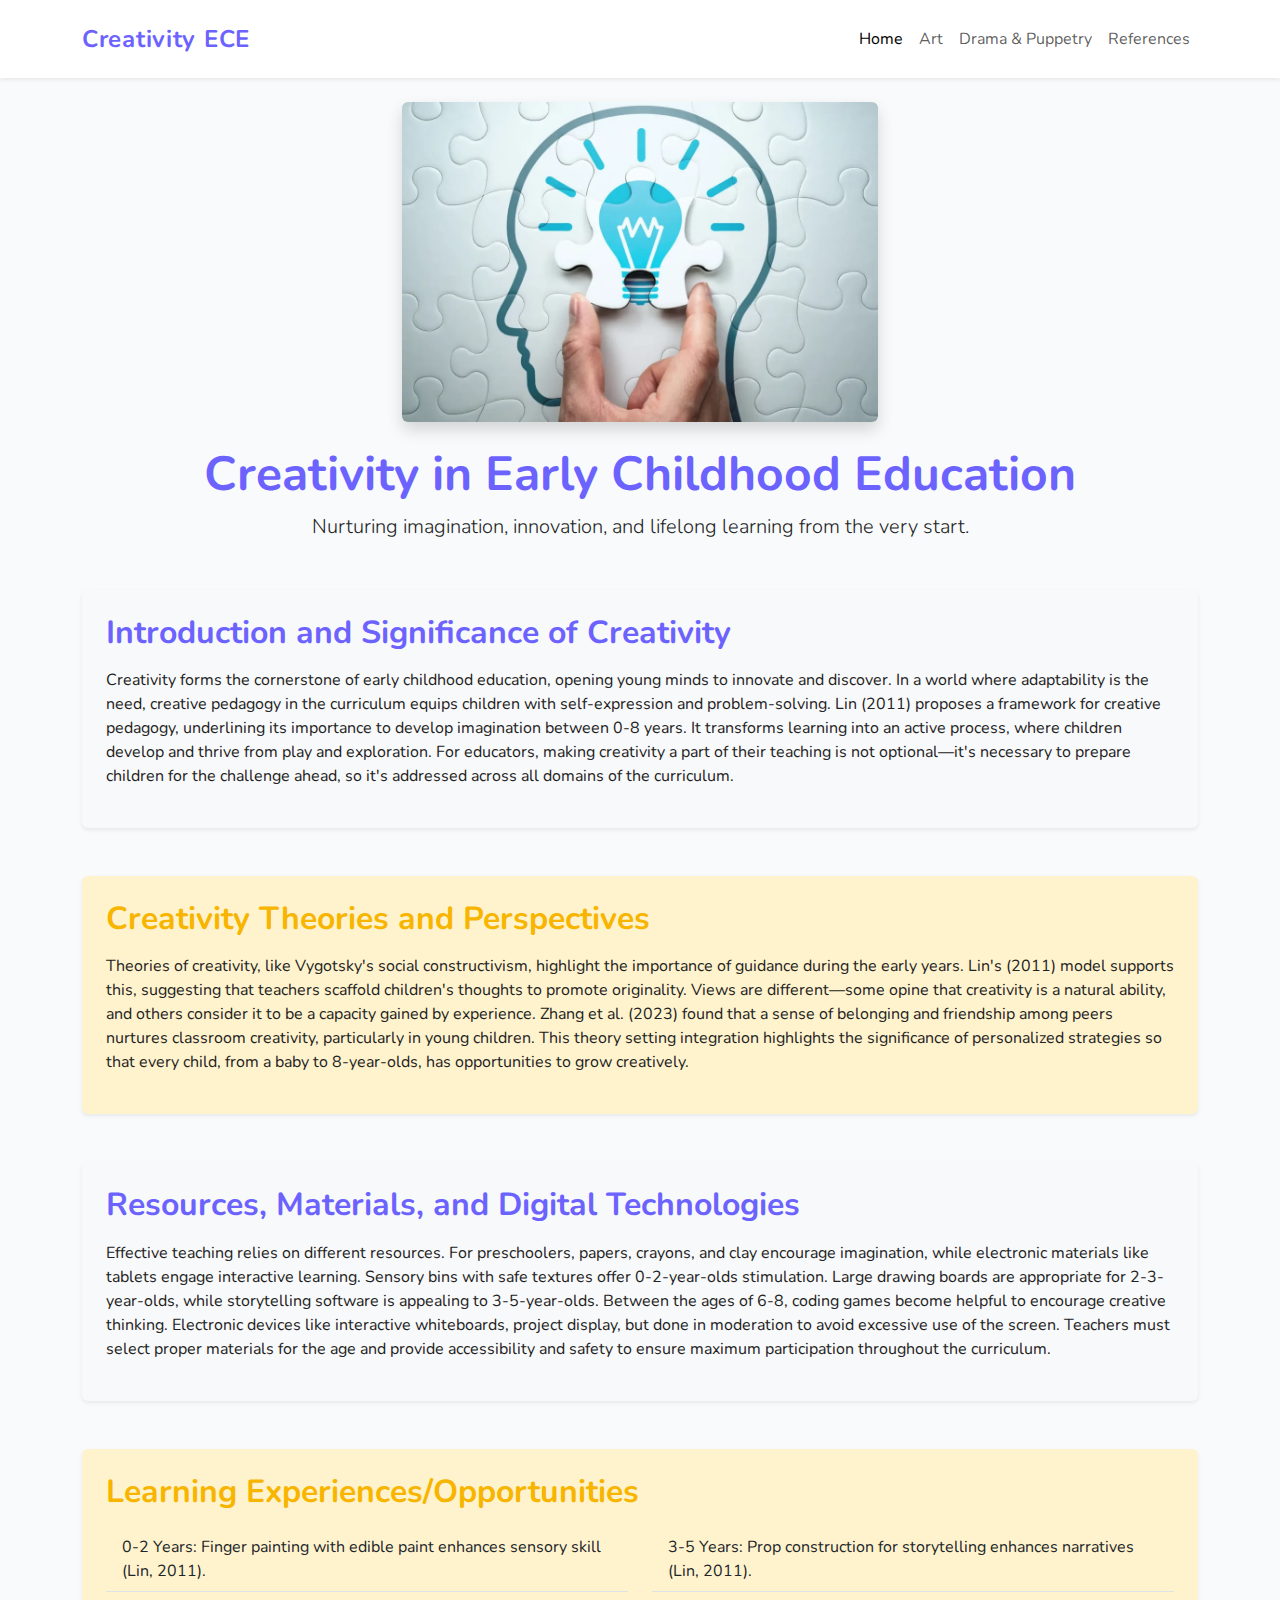
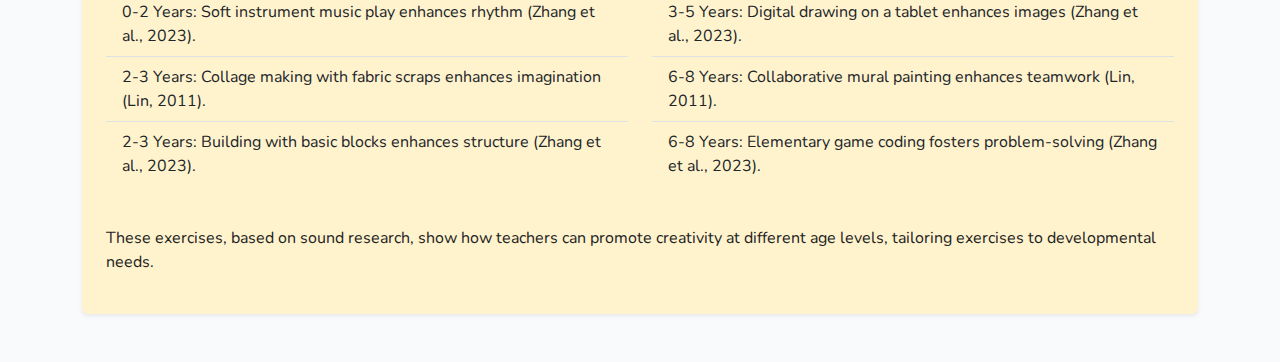
<file: index.html>
<!DOCTYPE html>
<html lang="en">
<head>
  <meta charset="UTF-8" />
  <meta name="viewport" content="width=device-width, initial-scale=1.0" />
  <title>Creativity ECE | Home</title>
  <link href="https://cdn.jsdelivr.net/npm/bootstrap@5.3.2/dist/css/bootstrap.min.css" rel="stylesheet">
  <link rel="stylesheet" href="css/styles.css" />
  <link rel="preconnect" href="https://fonts.googleapis.com">
  <link rel="preconnect" href="https://fonts.gstatic.com" crossorigin>
  <link href="https://fonts.googleapis.com/css2?family=Nunito:wght@400;700&display=swap" rel="stylesheet">
</head>
<body>
  <!-- Top Navbar -->
  <nav class="navbar navbar-expand-lg navbar-light bg-white shadow-sm py-3 mb-4">
    <div class="container">
      <a class="navbar-brand" href="#">Creativity ECE</a>
      <button class="navbar-toggler" type="button" data-bs-toggle="collapse" data-bs-target="#navbarNav" aria-controls="navbarNav" aria-expanded="false" aria-label="Toggle navigation">
        <span class="navbar-toggler-icon"></span>
      </button>
      <div class="collapse navbar-collapse" id="navbarNav">
        <ul class="navbar-nav ms-auto">
          <li class="nav-item"><a class="nav-link active" href="#">Home</a></li>
          <li class="nav-item"><a class="nav-link" href="curriculum/art.html">Art</a></li>
          <li class="nav-item"><a class="nav-link" href="curriculum/drama-and-puppetry.html">Drama & Puppetry</a></li>
          <li class="nav-item"><a class="nav-link" href="references.html">References</a></li>
        </ul>
      </div>
    </div>
  </nav>

  <!-- Hero Section -->
  <header class="container mb-5 text-center">
    <img src="img/curriculum_creativity.jpeg" alt="Creativity in ECE" class="img-fluid rounded shadow mb-4" style="max-height:320px; object-fit:cover;">
    <h1 class="display-5 fw-bold" style="color:#6c63ff;">Creativity in Early Childhood Education</h1>
    <p class="lead">Nurturing imagination, innovation, and lifelong learning from the very start.</p>
  </header>

  <!-- Main Content -->
  <main class="container mb-5">
    <section class="mb-5 p-4 rounded shadow-sm" style="background:#f8f9fa;">
      <h2 class="mb-3" style="color:#6c63ff; font-weight:700;">Introduction and Significance of Creativity</h2>
      <p>Creativity forms the cornerstone of early childhood education, opening young minds to innovate and discover. In a world where adaptability is the need, creative pedagogy in the curriculum equips children with self-expression and problem-solving. Lin (2011) proposes a framework for creative pedagogy, underlining its importance to develop imagination between 0-8 years. It transforms learning into an active process, where children develop and thrive from play and exploration. For educators, making creativity a part of their teaching is not optional—it's necessary to prepare children for the challenge ahead, so it's addressed across all domains of the curriculum.</p>
    </section>
    <section class="mb-5 p-4 rounded shadow-sm" style="background:#fff3cd;">
      <h2 class="mb-3" style="color:#f8b500; font-weight:700;">Creativity Theories and Perspectives</h2>
      <p>Theories of creativity, like Vygotsky's social constructivism, highlight the importance of guidance during the early years. Lin's (2011) model supports this, suggesting that teachers scaffold children's thoughts to promote originality. Views are different—some opine that creativity is a natural ability, and others consider it to be a capacity gained by experience. Zhang et al. (2023) found that a sense of belonging and friendship among peers nurtures classroom creativity, particularly in young children. This theory setting integration highlights the significance of personalized strategies so that every child, from a baby to 8-year-olds, has opportunities to grow creatively.</p>
    </section>
    <section class="mb-5 p-4 rounded shadow-sm" style="background:#f8f9fa;">
      <h2 class="mb-3" style="color:#6c63ff; font-weight:700;">Resources, Materials, and Digital Technologies</h2>
      <p>Effective teaching relies on different resources. For preschoolers, papers, crayons, and clay encourage imagination, while electronic materials like tablets engage interactive learning. Sensory bins with safe textures offer 0-2-year-olds stimulation. Large drawing boards are appropriate for 2-3-year-olds, while storytelling software is appealing to 3-5-year-olds. Between the ages of 6-8, coding games become helpful to encourage creative thinking. Electronic devices like interactive whiteboards, project display, but done in moderation to avoid excessive use of the screen. Teachers must select proper materials for the age and provide accessibility and safety to ensure maximum participation throughout the curriculum.</p>
    </section>
    <section class="mb-5 p-4 rounded shadow-sm" style="background:#fff3cd;">
      <h2 class="mb-3" style="color:#f8b500; font-weight:700;">Learning Experiences/Opportunities</h2>
      <div class="row">
        <div class="col-md-6">
          <ul class="list-group list-group-flush mb-4">
            <li class="list-group-item bg-transparent">0-2 Years: Finger painting with edible paint enhances sensory skill (Lin, 2011).</li>
            <li class="list-group-item bg-transparent">0-2 Years: Soft instrument music play enhances rhythm (Zhang et al., 2023).</li>
            <li class="list-group-item bg-transparent">2-3 Years: Collage making with fabric scraps enhances imagination (Lin, 2011).</li>
            <li class="list-group-item bg-transparent">2-3 Years: Building with basic blocks enhances structure (Zhang et al., 2023).</li>
          </ul>
        </div>
        <div class="col-md-6">
          <ul class="list-group list-group-flush mb-4">
            <li class="list-group-item bg-transparent">3-5 Years: Prop construction for storytelling enhances narratives (Lin, 2011).</li>
            <li class="list-group-item bg-transparent">3-5 Years: Digital drawing on a tablet enhances images (Zhang et al., 2023).</li>
            <li class="list-group-item bg-transparent">6-8 Years: Collaborative mural painting enhances teamwork (Lin, 2011).</li>
            <li class="list-group-item bg-transparent">6-8 Years: Elementary game coding fosters problem-solving (Zhang et al., 2023).</li>
          </ul>
        </div>
      </div>
      <p class="mt-3">These exercises, based on sound research, show how teachers can promote creativity at different age levels, tailoring exercises to developmental needs.</p>
    </section>
  </main>


  <script src="https://cdn.jsdelivr.net/npm/bootstrap@5.3.2/dist/js/bootstrap.bundle.min.js"></script>
</body>
</html>
</file>
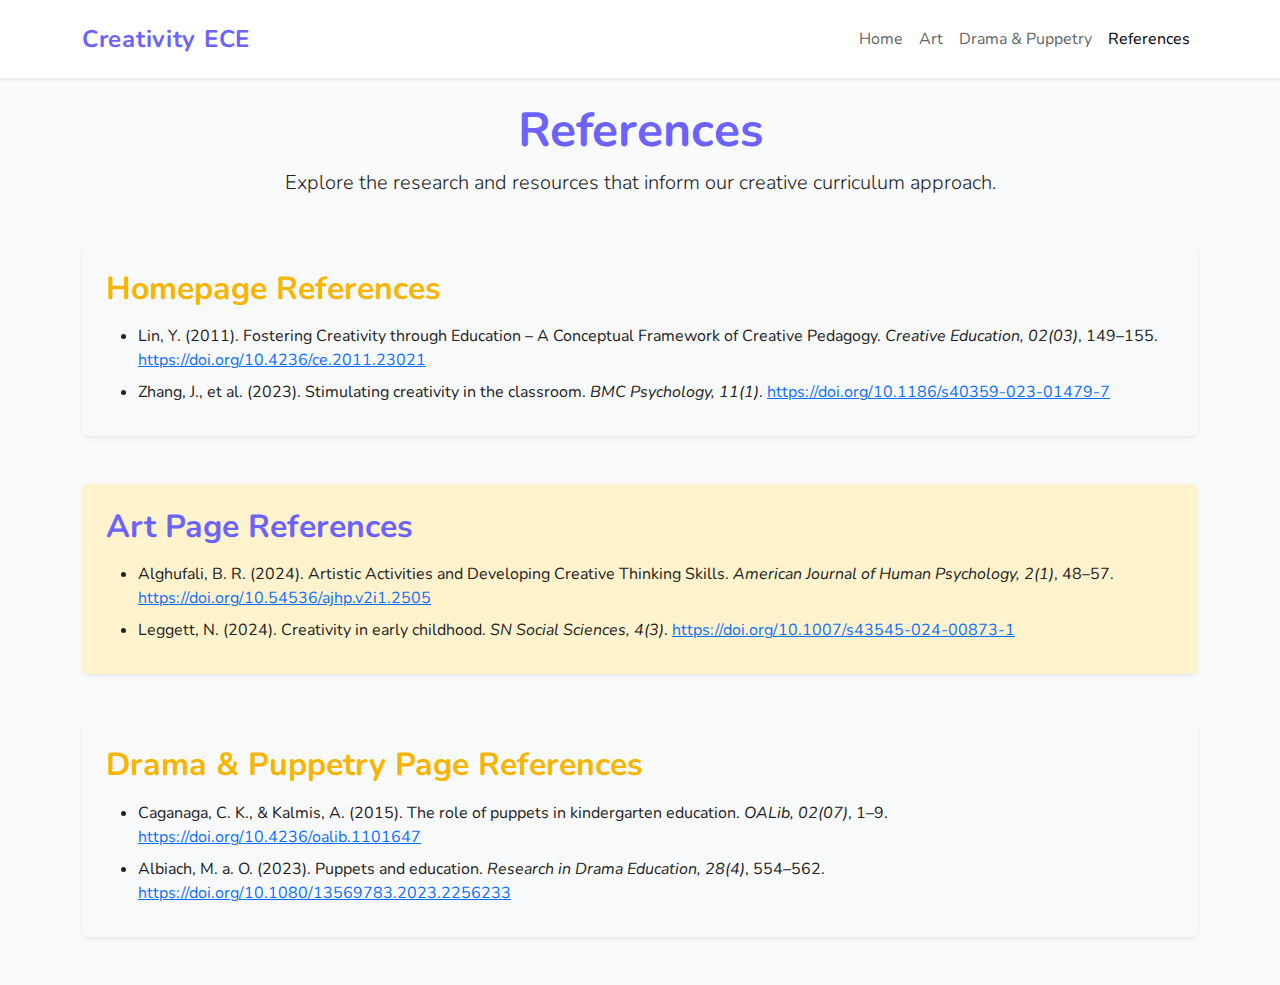
<file: references.html>
<!DOCTYPE html>
<html lang="en">
<head>
  <meta charset="UTF-8" />
  <meta name="viewport" content="width=device-width, initial-scale=1.0"/>
  <title>References | Creativity ECE</title>
  <link href="https://cdn.jsdelivr.net/npm/bootstrap@5.3.2/dist/css/bootstrap.min.css" rel="stylesheet">
  <link rel="stylesheet" href="css/styles.css" />
  <link rel="preconnect" href="https://fonts.googleapis.com">
  <link rel="preconnect" href="https://fonts.gstatic.com" crossorigin>
  <link href="https://fonts.googleapis.com/css2?family=Nunito:wght@400;700&display=swap" rel="stylesheet">
</head>
<body>
  <!-- Top Navbar -->
  <nav class="navbar navbar-expand-lg navbar-light bg-white shadow-sm py-3 mb-4">
    <div class="container">
      <a class="navbar-brand" href="index.html">Creativity ECE</a>
      <button class="navbar-toggler" type="button" data-bs-toggle="collapse" data-bs-target="#navbarNav" aria-controls="navbarNav" aria-expanded="false" aria-label="Toggle navigation">
        <span class="navbar-toggler-icon"></span>
      </button>
      <div class="collapse navbar-collapse" id="navbarNav">
        <ul class="navbar-nav ms-auto">
          <li class="nav-item"><a class="nav-link" href="index.html">Home</a></li>
          <li class="nav-item"><a class="nav-link" href="curriculum/art.html">Art</a></li>
          <li class="nav-item"><a class="nav-link" href="curriculum/drama-and-puppetry.html">Drama & Puppetry</a></li>
          <li class="nav-item"><a class="nav-link active" href="references.html">References</a></li>
        </ul>
      </div>
    </div>
  </nav>

  <!-- Main Content -->
  <main class="container mb-5">
    <header class="mb-5 text-center">
      <h1 class="display-5 fw-bold" style="color:#6c63ff;">References</h1>
      <p class="lead">Explore the research and resources that inform our creative curriculum approach.</p>
    </header>

    <section class="mb-5 p-4 rounded shadow-sm" style="background:#f8f9fa;">
      <h2 class="mb-3" style="color:#f8b500; font-weight:700;">Homepage References</h2>
      <ul class="mb-0">
        <li class="mb-2">Lin, Y. (2011). Fostering Creativity through Education – A Conceptual Framework of Creative Pedagogy. <em>Creative Education, 02(03)</em>, 149–155. <a href="https://doi.org/10.4236/ce.2011.23021" target="_blank">https://doi.org/10.4236/ce.2011.23021</a></li>
        <li class="mb-2">Zhang, J., et al. (2023). Stimulating creativity in the classroom. <em>BMC Psychology, 11(1)</em>. <a href="https://doi.org/10.1186/s40359-023-01479-7" target="_blank">https://doi.org/10.1186/s40359-023-01479-7</a></li>
      </ul>
    </section>

    <section class="mb-5 p-4 rounded shadow-sm" style="background:#fff3cd;">
      <h2 class="mb-3" style="color:#6c63ff; font-weight:700;">Art Page References</h2>
      <ul class="mb-0">
        <li class="mb-2">Alghufali, B. R. (2024). Artistic Activities and Developing Creative Thinking Skills. <em>American Journal of Human Psychology, 2(1)</em>, 48–57. <a href="https://doi.org/10.54536/ajhp.v2i1.2505" target="_blank">https://doi.org/10.54536/ajhp.v2i1.2505</a></li>
        <li class="mb-2">Leggett, N. (2024). Creativity in early childhood. <em>SN Social Sciences, 4(3)</em>. <a href="https://doi.org/10.1007/s43545-024-00873-1" target="_blank">https://doi.org/10.1007/s43545-024-00873-1</a></li>
      </ul>
    </section>

    <section class="mb-5 p-4 rounded shadow-sm" style="background:#f8f9fa;">
      <h2 class="mb-3" style="color:#f8b500; font-weight:700;">Drama & Puppetry Page References</h2>
      <ul class="mb-0">
        <li class="mb-2">Caganaga, C. K., & Kalmis, A. (2015). The role of puppets in kindergarten education. <em>OALib, 02(07)</em>, 1–9. <a href="https://doi.org/10.4236/oalib.1101647" target="_blank">https://doi.org/10.4236/oalib.1101647</a></li>
        <li class="mb-2">Albiach, M. a. O. (2023). Puppets and education. <em>Research in Drama Education, 28(4)</em>, 554–562. <a href="https://doi.org/10.1080/13569783.2023.2256233" target="_blank">https://doi.org/10.1080/13569783.2023.2256233</a></li>
      </ul>
    </section>
  </main>

  <script src="https://cdn.jsdelivr.net/npm/bootstrap@5.3.2/dist/js/bootstrap.bundle.min.js"></script>
</body>
</html>
</file>
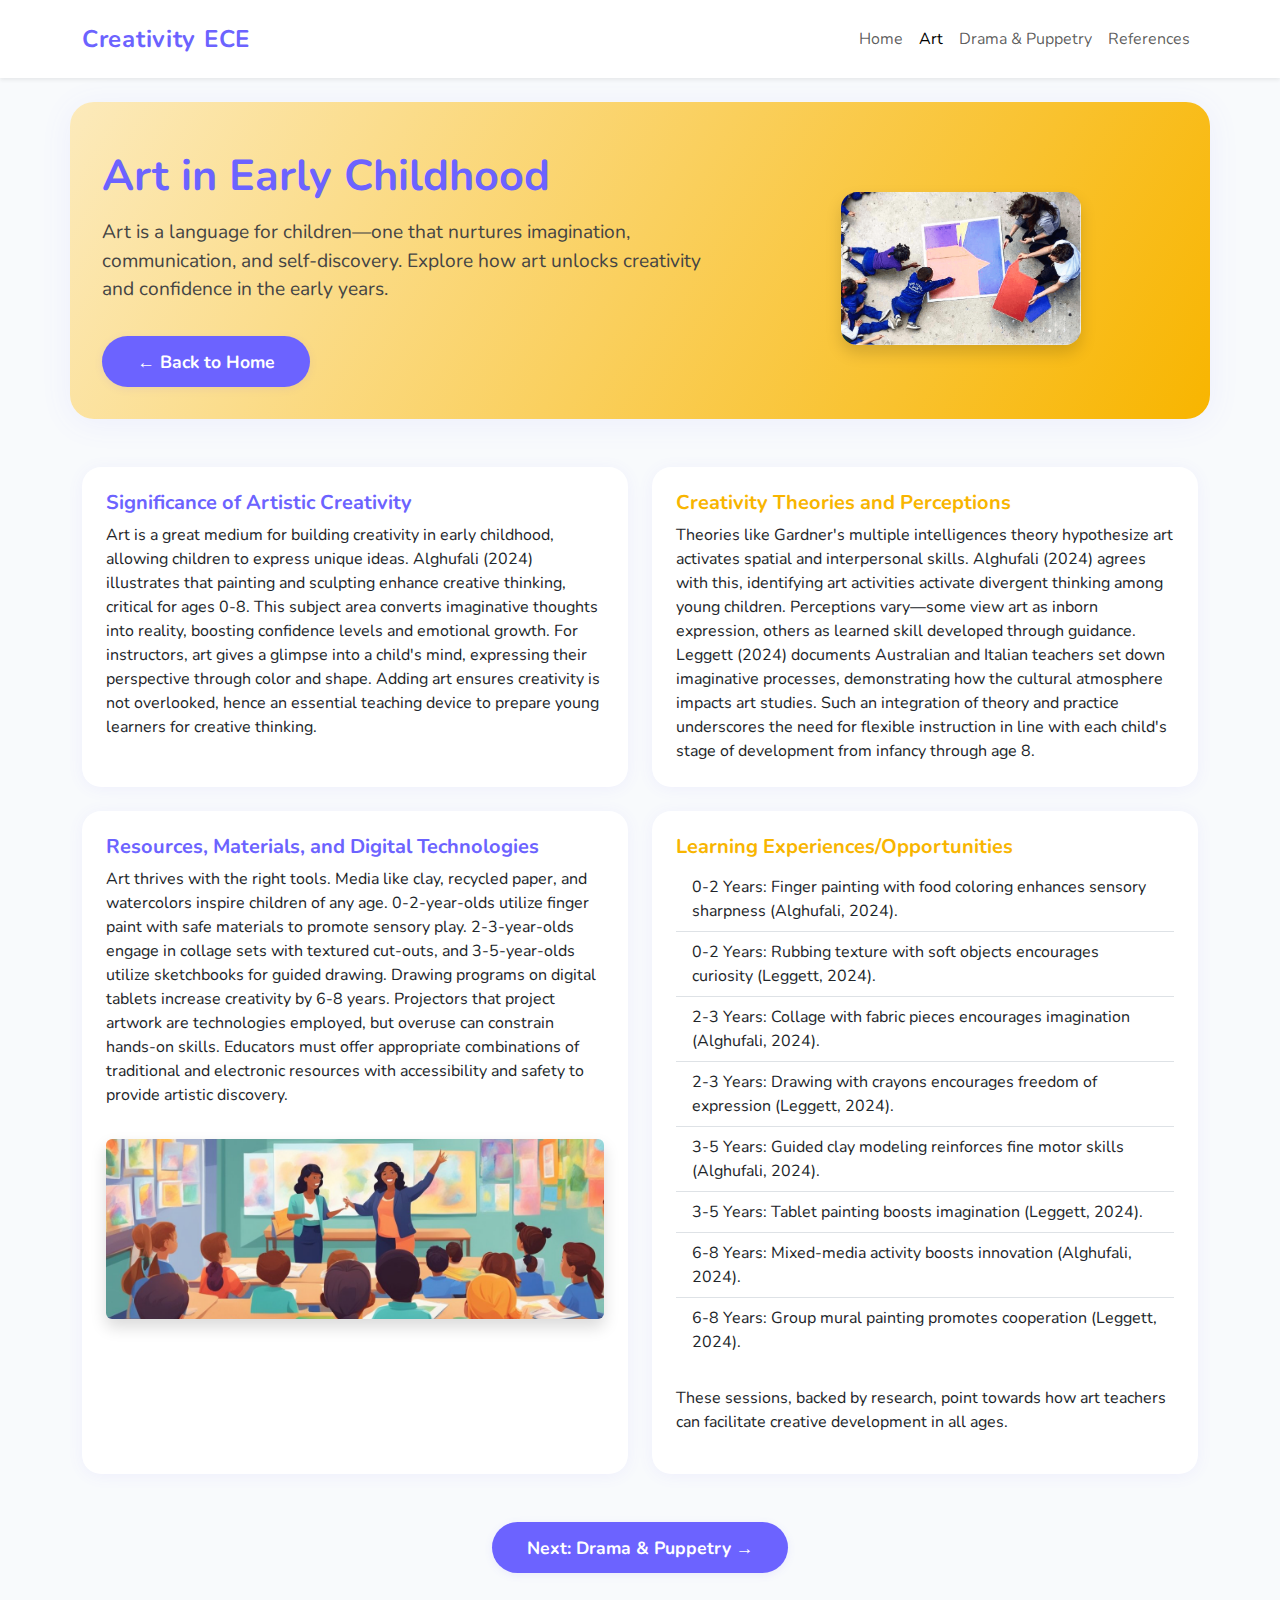
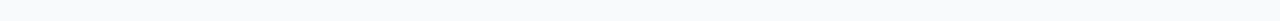
<file: curriculum/art.html>
<!DOCTYPE html>
<html lang="en">
<head>
  <meta charset="UTF-8" />
  <meta name="viewport" content="width=device-width, initial-scale=1.0"/>
  <title>Art Education & Creative Development | Creativity ECE</title>
  <link href="https://cdn.jsdelivr.net/npm/bootstrap@5.3.2/dist/css/bootstrap.min.css" rel="stylesheet">
  <link rel="stylesheet" href="../css/styles.css" />
  <link rel="preconnect" href="https://fonts.googleapis.com">
  <link rel="preconnect" href="https://fonts.gstatic.com" crossorigin>
  <link href="https://fonts.googleapis.com/css2?family=Nunito:wght@400;700&display=swap" rel="stylesheet">
</head>
<body>
  <!-- Top Navbar -->
  <nav class="navbar navbar-expand-lg navbar-light bg-white shadow-sm py-3 mb-4">
    <div class="container">
      <a class="navbar-brand" href="../index.html">Creativity ECE</a>
      <button class="navbar-toggler" type="button" data-bs-toggle="collapse" data-bs-target="#navbarNav" aria-controls="navbarNav" aria-expanded="false" aria-label="Toggle navigation">
        <span class="navbar-toggler-icon"></span>
      </button>
      <div class="collapse navbar-collapse" id="navbarNav">
        <ul class="navbar-nav ms-auto">
          <li class="nav-item"><a class="nav-link" href="../index.html">Home</a></li>
          <li class="nav-item"><a class="nav-link active" href="art.html">Art</a></li>
          <li class="nav-item"><a class="nav-link" href="drama-and-puppetry.html">Drama & Puppetry</a></li>
          <li class="nav-item"><a class="nav-link" href="../references.html">References</a></li>
        </ul>
      </div>
    </div>
  </nav>

  <!-- Hero Section -->
  <section class="hero-section container mb-5">
    <div class="row align-items-center">
      <div class="col-lg-7 text-lg-start text-center">
        <h1>Art in Early Childhood</h1>
        <p>Art is a language for children—one that nurtures imagination, communication, and self-discovery. Explore how art unlocks creativity and confidence in the early years.</p>
        <a href="../index.html" class="btn btn-main">&#8592; Back to Home</a>
      </div>
      <div class="col-lg-5 text-center mt-4 mt-lg-0">
        <img src="../img/art-hero.jpg" alt="Children painting together" class="img-fluid rounded-4 shadow" style="max-width:240px;">
      </div>
    </div>
  </section>

  <!-- Art Content Section -->
  <section class="container mb-5">
    <div class="row g-4">
      <div class="col-md-6">
        <div class="card p-4 h-100">
          <h5 class="card-title" style="color:#6c63ff; font-weight:700;">Significance of Artistic Creativity</h5>
          <p class="card-text">Art is a great medium for building creativity in early childhood, allowing children to express unique ideas. Alghufali (2024) illustrates that painting and sculpting enhance creative thinking, critical for ages 0-8. This subject area converts imaginative thoughts into reality, boosting confidence levels and emotional growth. For instructors, art gives a glimpse into a child's mind, expressing their perspective through color and shape. Adding art ensures creativity is not overlooked, hence an essential teaching device to prepare young learners for creative thinking.</p>
        </div>
      </div>
      <div class="col-md-6">
        <div class="card p-4 h-100">
          <h5 class="card-title" style="color:#f8b500; font-weight:700;">Creativity Theories and Perceptions</h5>
          <p class="card-text">Theories like Gardner's multiple intelligences theory hypothesize art activates spatial and interpersonal skills. Alghufali (2024) agrees with this, identifying art activities activate divergent thinking among young children. Perceptions vary—some view art as inborn expression, others as learned skill developed through guidance. Leggett (2024) documents Australian and Italian teachers set down imaginative processes, demonstrating how the cultural atmosphere impacts art studies. Such an integration of theory and practice underscores the need for flexible instruction in line with each child's stage of development from infancy through age 8.</p>
        </div>
      </div>
      <div class="col-md-6">
        <div class="card p-4 h-100">
          <h5 class="card-title" style="color:#6c63ff; font-weight:700;">Resources, Materials, and Digital Technologies</h5>
          <p class="card-text">Art thrives with the right tools. Media like clay, recycled paper, and watercolors inspire children of any age. 0-2-year-olds utilize finger paint with safe materials to promote sensory play. 2-3-year-olds engage in collage sets with textured cut-outs, and 3-5-year-olds utilize sketchbooks for guided drawing. Drawing programs on digital tablets increase creativity by 6-8 years. Projectors that project artwork are technologies employed, but overuse can constrain hands-on skills. Educators must offer appropriate combinations of traditional and electronic resources with accessibility and safety to provide artistic discovery.</p>
          <img src="../img/art-materials.jpg" alt="Art materials for children" class="img-fluid rounded shadow mt-3" style="max-height:180px; object-fit:cover; width:100%;"/>
        </div>
      </div>
      <div class="col-md-6">
        <div class="card p-4 h-100">
          <h5 class="card-title" style="color:#f8b500; font-weight:700;">Learning Experiences/Opportunities</h5>
          <ul class="list-group list-group-flush mb-3">
            <li class="list-group-item bg-transparent">0-2 Years: Finger painting with food coloring enhances sensory sharpness (Alghufali, 2024).</li>
            <li class="list-group-item bg-transparent">0-2 Years: Rubbing texture with soft objects encourages curiosity (Leggett, 2024).</li>
            <li class="list-group-item bg-transparent">2-3 Years: Collage with fabric pieces encourages imagination (Alghufali, 2024).</li>
            <li class="list-group-item bg-transparent">2-3 Years: Drawing with crayons encourages freedom of expression (Leggett, 2024).</li>
            <li class="list-group-item bg-transparent">3-5 Years: Guided clay modeling reinforces fine motor skills (Alghufali, 2024).</li>
            <li class="list-group-item bg-transparent">3-5 Years: Tablet painting boosts imagination (Leggett, 2024).</li>
            <li class="list-group-item bg-transparent">6-8 Years: Mixed-media activity boosts innovation (Alghufali, 2024).</li>
            <li class="list-group-item bg-transparent">6-8 Years: Group mural painting promotes cooperation (Leggett, 2024).</li>
          </ul>
          <p class="mt-2">These sessions, backed by research, point towards how art teachers can facilitate creative development in all ages.</p>
        </div>
      </div>
    </div>
    <div class="text-center mt-5">
      <a href="drama-and-puppetry.html" class="btn btn-main">Next: Drama & Puppetry &rarr;</a>
    </div>
  </section>

  <script src="https://cdn.jsdelivr.net/npm/bootstrap@5.3.2/dist/js/bootstrap.bundle.min.js"></script>
</body>
</html>
</file>
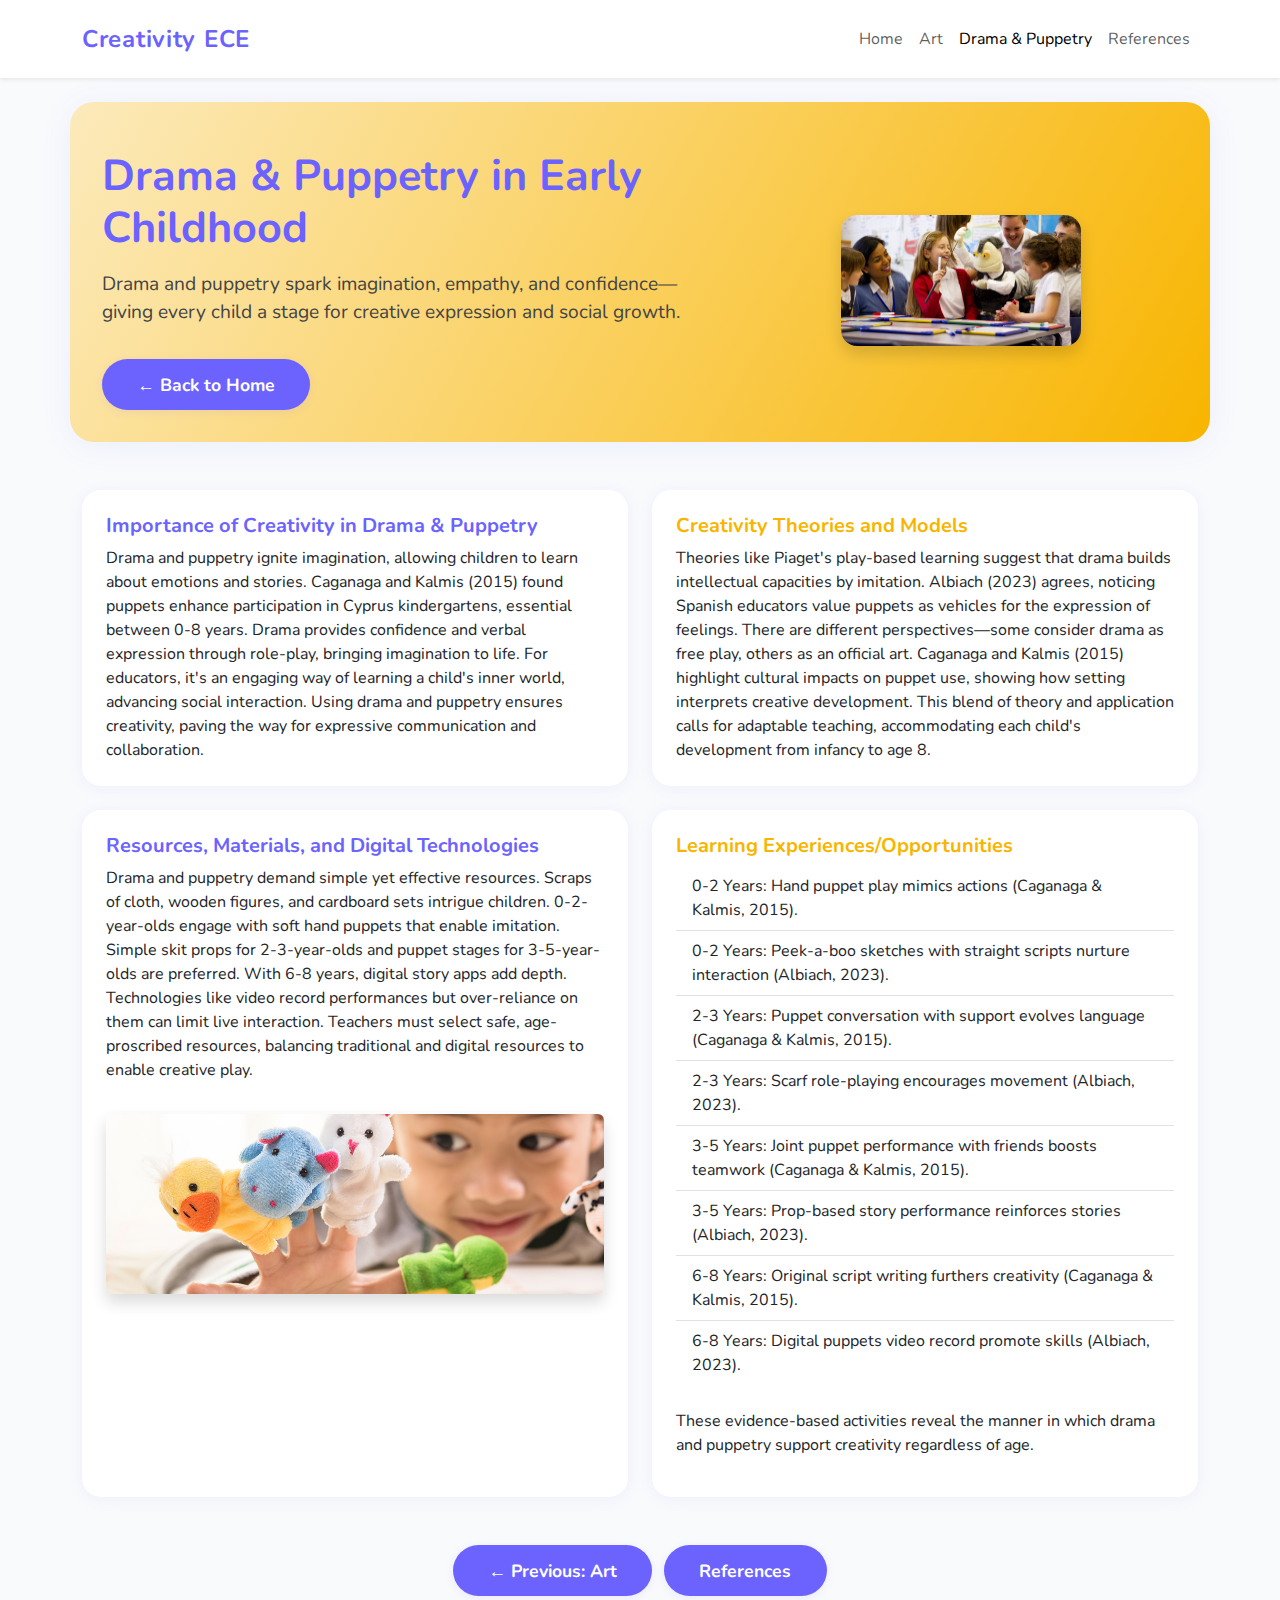
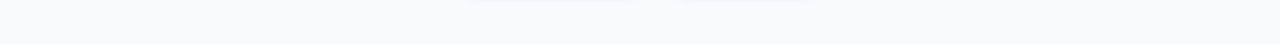
<file: curriculum/drama-and-puppetry.html>
<!DOCTYPE html>
<html lang="en">
<head>
  <meta charset="UTF-8" />
  <meta name="viewport" content="width=device-width, initial-scale=1.0"/>
  <title>Drama & Puppetry | Creativity ECE</title>
  <link href="https://cdn.jsdelivr.net/npm/bootstrap@5.3.2/dist/css/bootstrap.min.css" rel="stylesheet">
  <link rel="stylesheet" href="../css/styles.css" />
  <link rel="preconnect" href="https://fonts.googleapis.com">
  <link rel="preconnect" href="https://fonts.gstatic.com" crossorigin>
  <link href="https://fonts.googleapis.com/css2?family=Nunito:wght@400;700&display=swap" rel="stylesheet">
</head>
<body>
  <!-- Top Navbar -->
  <nav class="navbar navbar-expand-lg navbar-light bg-white shadow-sm py-3 mb-4">
    <div class="container">
      <a class="navbar-brand" href="../index.html">Creativity ECE</a>
      <button class="navbar-toggler" type="button" data-bs-toggle="collapse" data-bs-target="#navbarNav" aria-controls="navbarNav" aria-expanded="false" aria-label="Toggle navigation">
        <span class="navbar-toggler-icon"></span>
      </button>
      <div class="collapse navbar-collapse" id="navbarNav">
        <ul class="navbar-nav ms-auto">
          <li class="nav-item"><a class="nav-link" href="../index.html">Home</a></li>
          <li class="nav-item"><a class="nav-link" href="art.html">Art</a></li>
          <li class="nav-item"><a class="nav-link active" href="drama-and-puppetry.html">Drama & Puppetry</a></li>
          <li class="nav-item"><a class="nav-link" href="../references.html">References</a></li>
        </ul>
      </div>
    </div>
  </nav>

  <!-- Hero Section -->
  <section class="hero-section container mb-5">
    <div class="row align-items-center">
      <div class="col-lg-7 text-lg-start text-center">
        <h1>Drama & Puppetry in Early Childhood</h1>
        <p>Drama and puppetry spark imagination, empathy, and confidence—giving every child a stage for creative expression and social growth.</p>
        <a href="../index.html" class="btn btn-main">&#8592; Back to Home</a>
      </div>
      <div class="col-lg-5 text-center mt-4 mt-lg-0">
        <img src="../img/drama-hero.jpg" alt="Children with puppets" class="img-fluid rounded-4 shadow" style="max-width:240px;">
      </div>
    </div>
  </section>

  <!-- Drama & Puppetry Content Section -->
  <section class="container mb-5">
    <div class="row g-4">
      <div class="col-md-6">
        <div class="card p-4 h-100">
          <h5 class="card-title" style="color:#6c63ff; font-weight:700;">Importance of Creativity in Drama & Puppetry</h5>
          <p class="card-text">Drama and puppetry ignite imagination, allowing children to learn about emotions and stories. Caganaga and Kalmis (2015) found puppets enhance participation in Cyprus kindergartens, essential between 0-8 years. Drama provides confidence and verbal expression through role-play, bringing imagination to life. For educators, it's an engaging way of learning a child's inner world, advancing social interaction. Using drama and puppetry ensures creativity, paving the way for expressive communication and collaboration.</p>
        </div>
      </div>
      <div class="col-md-6">
        <div class="card p-4 h-100">
          <h5 class="card-title" style="color:#f8b500; font-weight:700;">Creativity Theories and Models</h5>
          <p class="card-text">Theories like Piaget's play-based learning suggest that drama builds intellectual capacities by imitation. Albiach (2023) agrees, noticing Spanish educators value puppets as vehicles for the expression of feelings. There are different perspectives—some consider drama as free play, others as an official art. Caganaga and Kalmis (2015) highlight cultural impacts on puppet use, showing how setting interprets creative development. This blend of theory and application calls for adaptable teaching, accommodating each child's development from infancy to age 8.</p>
        </div>
      </div>
      <div class="col-md-6">
        <div class="card p-4 h-100">
          <h5 class="card-title" style="color:#6c63ff; font-weight:700;">Resources, Materials, and Digital Technologies</h5>
          <p class="card-text">Drama and puppetry demand simple yet effective resources. Scraps of cloth, wooden figures, and cardboard sets intrigue children. 0-2-year-olds engage with soft hand puppets that enable imitation. Simple skit props for 2-3-year-olds and puppet stages for 3-5-year-olds are preferred. With 6-8 years, digital story apps add depth. Technologies like video record performances but over-reliance on them can limit live interaction. Teachers must select safe, age-proscribed resources, balancing traditional and digital resources to enable creative play.</p>
          <img src="../img/drama-materials.jpg" alt="Drama and puppetry materials" class="img-fluid rounded shadow mt-3" style="max-height:180px; object-fit:cover; width:100%;"/>
        </div>
      </div>
      <div class="col-md-6">
        <div class="card p-4 h-100">
          <h5 class="card-title" style="color:#f8b500; font-weight:700;">Learning Experiences/Opportunities</h5>
          <ul class="list-group list-group-flush mb-3">
            <li class="list-group-item bg-transparent">0-2 Years: Hand puppet play mimics actions (Caganaga & Kalmis, 2015).</li>
            <li class="list-group-item bg-transparent">0-2 Years: Peek-a-boo sketches with straight scripts nurture interaction (Albiach, 2023).</li>
            <li class="list-group-item bg-transparent">2-3 Years: Puppet conversation with support evolves language (Caganaga & Kalmis, 2015).</li>
            <li class="list-group-item bg-transparent">2-3 Years: Scarf role-playing encourages movement (Albiach, 2023).</li>
            <li class="list-group-item bg-transparent">3-5 Years: Joint puppet performance with friends boosts teamwork (Caganaga & Kalmis, 2015).</li>
            <li class="list-group-item bg-transparent">3-5 Years: Prop-based story performance reinforces stories (Albiach, 2023).</li>
            <li class="list-group-item bg-transparent">6-8 Years: Original script writing furthers creativity (Caganaga & Kalmis, 2015).</li>
            <li class="list-group-item bg-transparent">6-8 Years: Digital puppets video record promote skills (Albiach, 2023).</li>
          </ul>
          <p class="mt-2">These evidence-based activities reveal the manner in which drama and puppetry support creativity regardless of age.</p>
        </div>
      </div>
    </div>
    <div class="text-center mt-5">
      <a href="art.html" class="btn btn-main">&#8592; Previous: Art</a>
      <a href="../references.html" class="btn btn-main ms-2">References</a>
    </div>
  </section>

  <script src="https://cdn.jsdelivr.net/npm/bootstrap@5.3.2/dist/js/bootstrap.bundle.min.js"></script>
</body>
</html>
</file>
<file: css/styles.css>
/* Minimal custom CSS for Bootstrap overrides and unique theme */
@import url('https://fonts.googleapis.com/css2?family=Nunito:wght@400;700&display=swap');

body {
  font-family: 'Nunito', Arial, sans-serif;
  background: #f8fafc;
  color: #222;
}

.navbar-brand {
  font-weight: 700;
  font-size: 1.5rem;
  letter-spacing: 0.03em;
  color: #6c63ff !important;
}

.hero-section {
  background: linear-gradient(120deg, #fceabb 0%, #f8b500 100%);
  border-radius: 1.5rem;
  box-shadow: 0 4px 32px rgba(108,99,255,0.08);
  padding: 3rem 2rem 2rem 2rem;
  margin-bottom: 2.5rem;
  text-align: center;
}

.hero-section h1 {
  font-size: 2.7rem;
  font-weight: 700;
  color: #6c63ff;
  margin-bottom: 1rem;
}

.hero-section p {
  font-size: 1.2rem;
  color: #444;
  margin-bottom: 2rem;
}

.btn-main {
  background: #6c63ff;
  color: #fff;
  border-radius: 2rem;
  padding: 0.7em 2em;
  font-weight: 700;
  font-size: 1.1rem;
  box-shadow: 0 2px 8px rgba(108,99,255,0.10);
  border: none;
  transition: background 0.2s;
}
.btn-main:hover {
  background: #5548c8;
  color: #fff;
}

.curriculum-section {
  margin-top: 2.5rem;
}

.card {
  border-radius: 1.2rem;
  box-shadow: 0 2px 16px rgba(108,99,255,0.07);
  border: none;
  transition: transform 0.15s;
}
.card:hover {
  transform: translateY(-4px) scale(1.02);
  box-shadow: 0 6px 24px rgba(108,99,255,0.13);
}

.card-title {
  color: #f8b500;
  font-weight: 700;
}

footer {
  background: #fffbe7;
  color: #6c63ff;
  text-align: center;
  padding: 1.5rem 0 0.7rem 0;
  border-top: 2px solid #fceabb;
  margin-top: 3rem;
  border-radius: 1.2rem 1.2rem 0 0;
  font-size: 1.05rem;
}

@media (max-width: 768px) {
  .hero-section {
    padding: 2rem 1rem 1.5rem 1rem;
  }
  .curriculum-section {
    margin-top: 1.2rem;
  }
}
</file>
